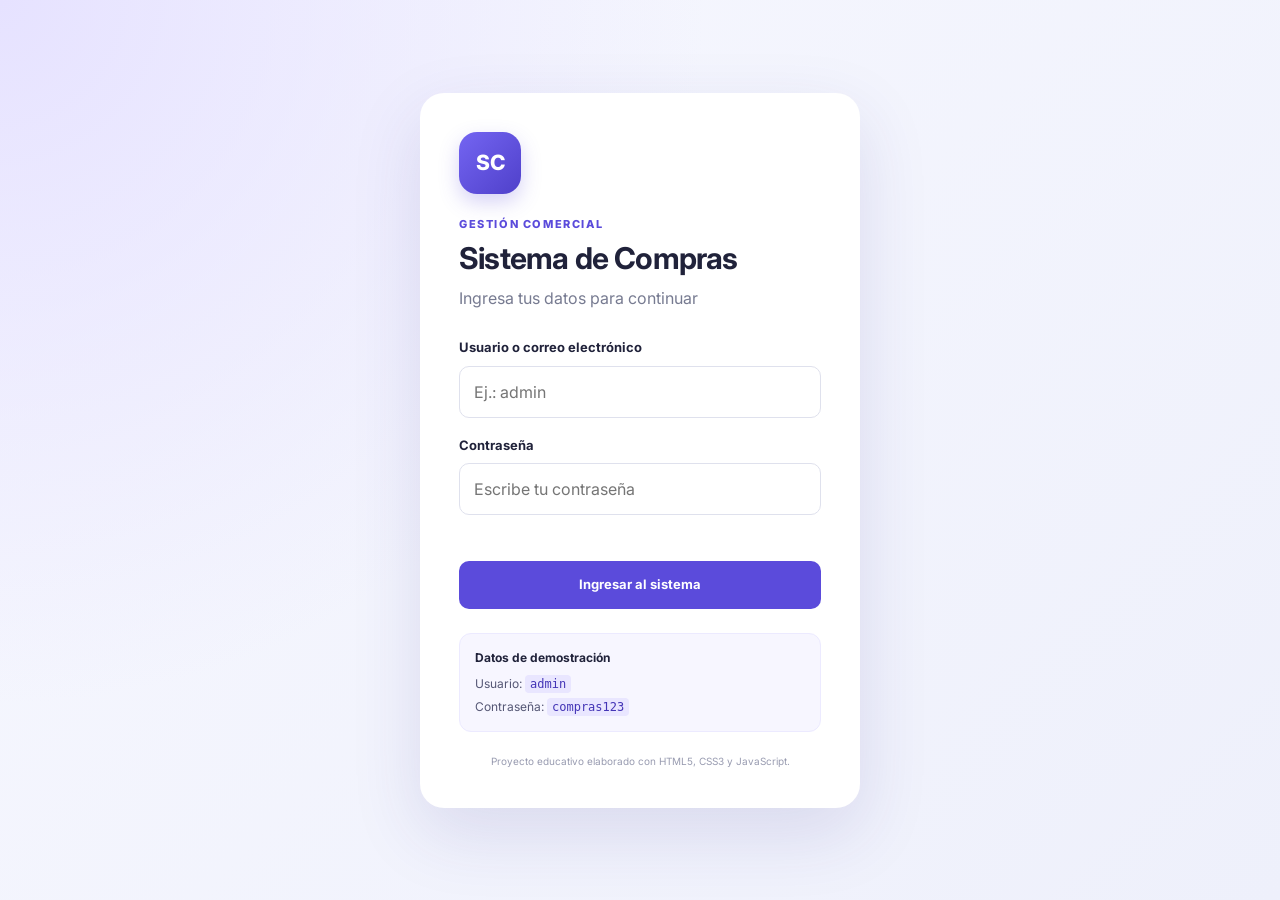
<file: index.html>
<!DOCTYPE html>
<html lang="es">
<head>
  <meta charset="UTF-8">
  <meta name="viewport" content="width=device-width, initial-scale=1.0">
  <title>Login | Sistema de Compras</title>
  <link rel="stylesheet" href="css/estilos.css">
  <link rel="stylesheet" href="css/responsive.css">
  <script src="js/script.js" defer></script>
</head>
<body class="login-body">
  <main class="login-container">
    <section class="login-card">
      <div class="brand-icon">SC</div>
      <p class="eyebrow">GESTIÓN COMERCIAL</p>
      <h1>Sistema de Compras</h1>
      <p class="muted">Ingresa tus datos para continuar</p>
      <form id="loginForm" novalidate>
        <label for="usuario">Usuario o correo electrónico</label>
        <input id="usuario" name="usuario" type="text" placeholder="Ej.: admin" autocomplete="username">
        <label for="contrasena">Contraseña</label>
        <input id="contrasena" name="contrasena" type="password" placeholder="Escribe tu contraseña" autocomplete="current-password">
        <p id="loginMensaje" class="form-message" role="alert"></p>
        <button class="btn btn-primary btn-full" type="submit">Ingresar al sistema</button>
      </form>
      <div class="demo-credentials">
        <strong>Datos de demostración</strong>
        <span>Usuario: <code>admin</code></span>
        <span>Contraseña: <code>compras123</code></span>
      </div>
      <p class="small-note">Proyecto educativo elaborado con HTML5, CSS3 y JavaScript.</p>
    </section>
  </main>
</body>
</html>
</file>
<file: css/estilos.css>
@import url('https://fonts.googleapis.com/css2?family=Inter:wght@400;500;600;700;800&display=swap');
:root{--primary:#5b4bdb;--primary-dark:#4435bc;--ink:#20223a;--muted:#777b91;--line:#e8e9f2;--surface:#fff;--background:#f6f7fc;--green:#159a72;--shadow:0 14px 40px rgba(34,31,83,.08)}
*{box-sizing:border-box}body{margin:0;font-family:Inter,Arial,sans-serif;color:var(--ink);background:var(--background);line-height:1.5}a{color:inherit;text-decoration:none}button,input,select{font:inherit}button,a{ -webkit-tap-highlight-color:transparent}.login-body{min-height:100vh;background:radial-gradient(circle at top left,#e6e2ff,transparent 45%),linear-gradient(135deg,#f7f8ff,#eef0fb);display:grid;place-items:center;padding:24px}.login-container{width:100%;max-width:440px}.login-card{background:#fff;border:1px solid rgba(255,255,255,.8);border-radius:24px;padding:38px;box-shadow:0 25px 70px rgba(57,48,139,.13)}.brand-icon{width:62px;height:62px;display:grid;place-items:center;background:linear-gradient(135deg,#7465f2,#4f40ca);color:#fff;border-radius:18px;font-size:21px;font-weight:800;box-shadow:0 8px 20px #5b4bdb40;margin-bottom:22px}.brand-icon.small{width:38px;height:38px;border-radius:12px;font-size:13px;margin:0;box-shadow:none}.eyebrow{font-size:11px;font-weight:800;letter-spacing:1.6px;color:var(--primary);margin:0 0 8px}.login-card h1,.page-heading h1,.welcome-section h1{font-size:30px;line-height:1.2;letter-spacing:-.8px;margin:0 0 10px}.muted{color:var(--muted);margin:0}.login-card form{margin-top:28px}.login-card label,.purchase-form label{display:block;font-size:13px;font-weight:700;margin:0 0 8px}.login-card input,.purchase-form input,.purchase-form select{width:100%;border:1px solid #dfe1ed;background:#fff;padding:13px 14px;border-radius:10px;outline:none;margin-bottom:18px;color:var(--ink);transition:border .2s,box-shadow .2s}.login-card input:focus,.purchase-form input:focus,.purchase-form select:focus{border-color:var(--primary);box-shadow:0 0 0 3px #5b4bdb18}.btn{display:inline-flex;align-items:center;justify-content:center;gap:8px;padding:12px 18px;border:0;border-radius:10px;font-weight:700;font-size:13px;cursor:pointer;transition:transform .15s,background .15s}.btn:hover{transform:translateY(-1px)}.btn-primary{background:var(--primary);color:white}.btn-primary:hover{background:var(--primary-dark)}.btn-full{width:100%;padding:14px}.btn-light{background:#f0f1f8;color:#464862}.demo-credentials{display:grid;gap:5px;margin-top:24px;padding:15px;background:#f7f6ff;border:1px solid #eceaff;border-radius:12px;font-size:12px;color:#555775}.demo-credentials strong{color:var(--ink);margin-bottom:3px}.demo-credentials code{background:#e9e6ff;padding:2px 5px;border-radius:4px;color:#4334b6}.small-note{font-size:10px;color:#989bb0;text-align:center;margin:22px 0 0}.form-message{font-size:12px;min-height:18px;color:#c03950;margin:0 0 10px}.topbar{height:76px;padding:0 max(5%,calc((100% - 1180px)/2));display:flex;align-items:center;justify-content:space-between;gap:24px;background:#fff;border-bottom:1px solid var(--line)}.brand{display:flex;align-items:center;gap:11px;font-weight:800;font-size:15px;white-space:nowrap}.main-nav{display:flex;align-items:center;gap:8px}.main-nav a,.nav-logout{font-size:13px;font-weight:600;color:#777b91;padding:10px 13px;border-radius:9px}.main-nav a.active,.main-nav a:hover{color:var(--primary);background:#f1efff}.nav-logout{border:0;background:transparent;cursor:pointer}.nav-logout:hover{color:#c03950;background:#fff0f2}.menu-toggle{display:none;border:0;background:#f0efff;color:var(--primary);border-radius:9px;padding:9px 12px;font-size:20px}.dashboard{max-width:1180px;width:90%;margin:42px auto 60px}.welcome-section{display:flex;align-items:center;justify-content:space-between;gap:20px;margin-bottom:28px}.welcome-section h1{font-size:32px}.stats-grid{display:grid;grid-template-columns:repeat(3,1fr);gap:20px;margin-bottom:26px}.stat-card,.content-card,.supplier-card{background:#fff;border:1px solid var(--line);border-radius:17px;padding:23px;box-shadow:var(--shadow)}.stat-icon{width:43px;height:43px;border-radius:13px;display:grid;place-items:center;font-size:20px;font-weight:800;margin-bottom:18px}.purple{background:#efedff;color:#5b4bdb}.green{background:#e4f8ef;color:#159a72}.orange{background:#fff1e4;color:#d98225}.stat-card p{font-size:13px;color:var(--muted);margin:0 0 6px}.stat-card strong{display:block;font-size:27px;letter-spacing:-.6px}.stat-card small{display:block;color:#9a9caf;font-size:11px;margin-top:5px}.section-heading{display:flex;align-items:center;justify-content:space-between;gap:16px;margin-bottom:20px}.section-heading h2{font-size:17px;margin:0 0 4px}.section-heading .muted{font-size:12px}.text-link{color:var(--primary);font-size:12px;font-weight:700;white-space:nowrap}.table-wrap{width:100%;overflow-x:auto}table{border-collapse:collapse;width:100%;font-size:12px;text-align:left;white-space:nowrap}th{color:#85889e;background:#fafaff;font-weight:700}th,td{padding:14px 13px;border-bottom:1px solid #f0f0f6}td{color:#4b4d65}.empty-state{text-align:center;color:#9295a8;padding:28px 12px}.tip-box{margin-top:22px;padding:17px 20px;border-radius:12px;background:#efedff;color:#57527d;font-size:12px}.tip-box strong{color:#4435bc}.site-footer{text-align:center;padding:24px;color:#989bb0;font-size:11px;border-top:1px solid var(--line);background:#fff}.page-heading{margin-bottom:26px}.page-heading h1{font-size:32px}.purchase-form{margin-top:20px}.form-grid{display:grid;grid-template-columns:repeat(2,minmax(0,1fr));gap:0 20px}.form-actions{display:flex;gap:10px;flex-wrap:wrap}.count-pill{font-size:11px;color:var(--primary);background:#f1efff;padding:7px 10px;border-radius:20px;font-weight:700;white-space:nowrap}.total-line{text-align:right;padding-top:20px;color:#777b91;font-size:13px}.total-line strong{font-size:18px;color:var(--ink);margin-left:10px}.delete-btn{border:0;background:#fff0f2;color:#c03950;border-radius:7px;padding:6px 9px;cursor:pointer;font-size:11px;font-weight:700}.supplier-grid{display:grid;grid-template-columns:repeat(3,1fr);gap:20px}.supplier-card h2{font-size:16px;margin:14px 0 5px}.supplier-card p{font-size:12px;color:var(--muted);min-height:36px;margin:0 0 18px}.supplier-avatar{width:48px;height:48px;display:grid;place-items:center;border-radius:14px;background:#efedff;color:#5b4bdb;font-weight:800}.supplier-avatar.teal{background:#e1f8f4;color:#168d7b}.supplier-avatar.orange{background:#fff1e4;color:#d98225}.app-body{min-height:100vh;display:flex;flex-direction:column}.app-body .dashboard{flex:1}
</file>
<file: css/responsive.css>
@media(max-width:760px){.topbar{height:auto;min-height:68px;flex-wrap:wrap;padding:14px 5%;gap:12px}.menu-toggle{display:block}.main-nav{display:none;width:100%;flex-direction:column;align-items:stretch;padding:8px 0 2px}.main-nav.open{display:flex}.main-nav a,.nav-logout{text-align:left}.dashboard{width:92%;margin:28px auto 40px}.welcome-section{align-items:flex-start;flex-direction:column}.welcome-section h1,.page-heading h1{font-size:27px}.stats-grid{grid-template-columns:1fr;gap:13px}.stat-card{padding:18px}.stat-icon{margin-bottom:12px}.supplier-grid{grid-template-columns:1fr}.form-grid{grid-template-columns:1fr}.content-card{padding:17px}.section-heading{align-items:flex-start}.login-card{padding:28px 22px}.login-card h1{font-size:26px}}@media(min-width:761px) and (max-width:1000px){.stats-grid{grid-template-columns:repeat(2,1fr)}.supplier-grid{grid-template-columns:repeat(2,1fr)}.dashboard{width:92%}}@media(max-width:420px){.brand{font-size:13px}.welcome-section .btn{width:100%}.section-heading{flex-direction:column}.count-pill{align-self:flex-start}.login-body{padding:14px}.login-card{padding:25px 18px}}
</file>
